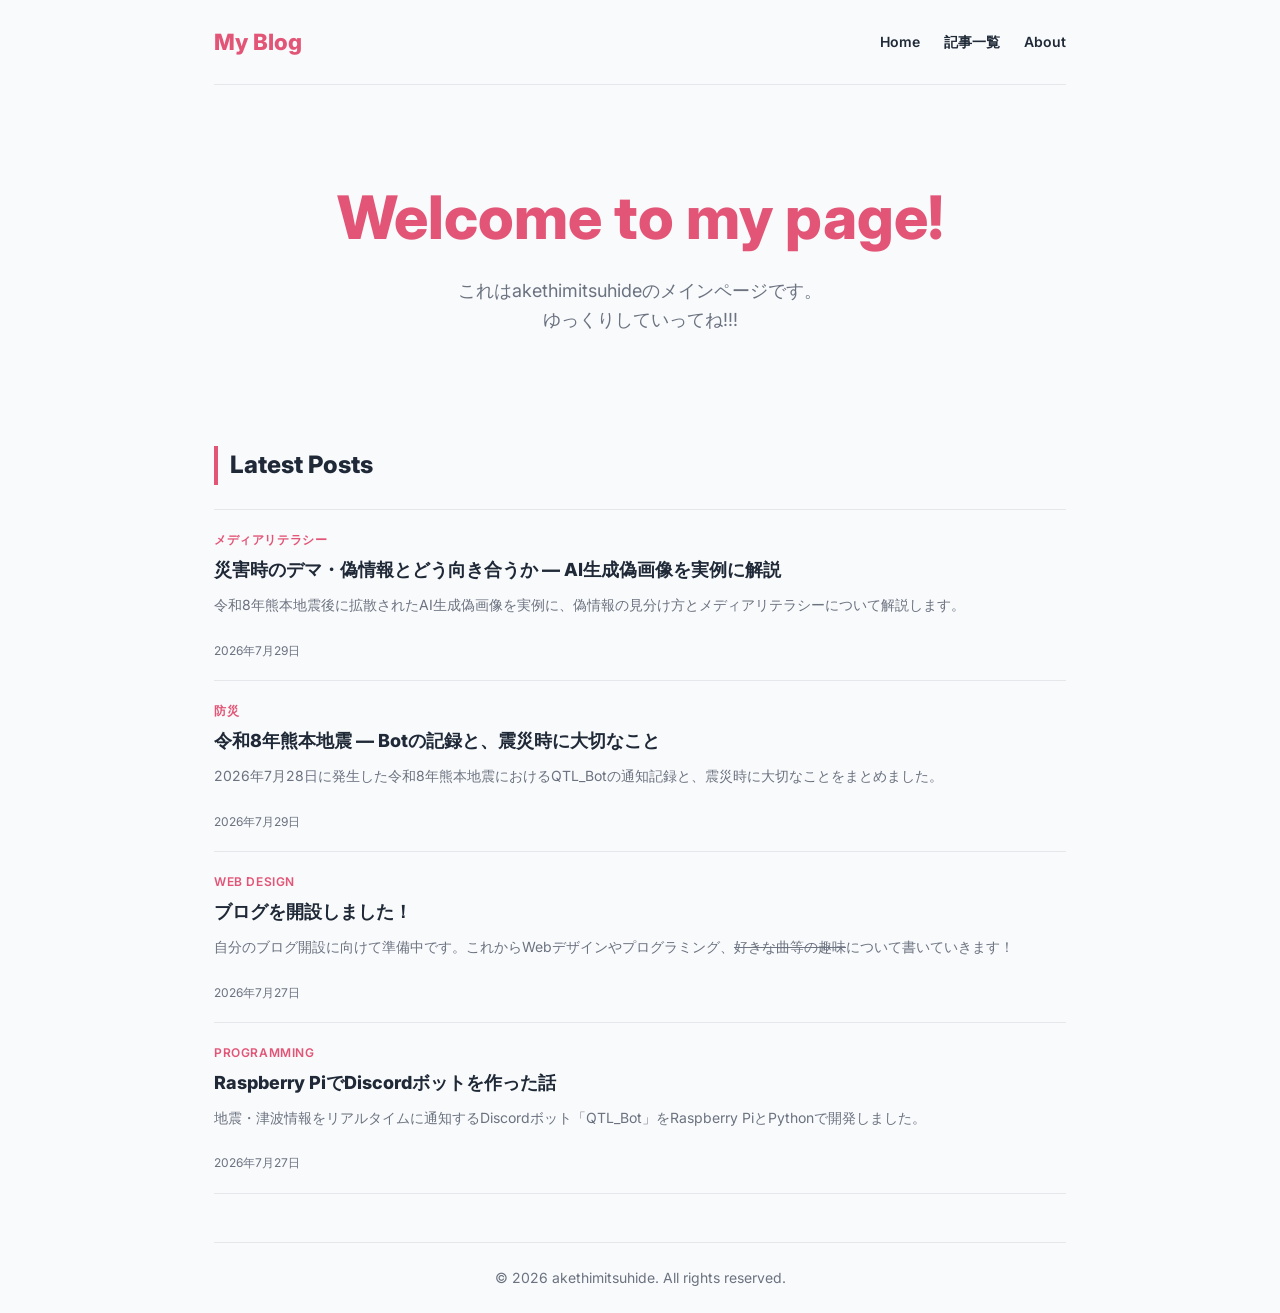
<file: index.html>
<!DOCTYPE html>
<html lang="ja">
<head>
    <meta charset="utf-8" />
    <meta name="viewport" content="width=device-width, initial-scale=1.0" />
    <link rel="stylesheet" href="index.css">
    <title>akethimitsuhide's Blog</title>

    <link rel="icon" href="favicon.ico" type="image/x-icon" />
    <meta name="description" content="これはakethimitsuhideのメインページです。ゆっくりしていってね!!! This is akethimitsuhide's main page. Stay awhile and relax!!!" />
    <meta property="og:title" content="akethimitsuhide's Blog" />
    <meta property="og:description" content="これはakethimitsuhideのメインページです。ゆっくりしていってね!!!" />
    <meta property="og:image" content="ogp.png" />
    <meta property="og:type" content="website" />
</head>
<body>
    <div class="container">
        <header class="site-header">
            <a href="index.html" class="site-title">My Blog</a>
            <nav class="site-nav">
                <a href="index.html">Home</a>
                <a href="ichiran.html">記事一覧</a>
                <a href="aboutme.html">About</a>
            </nav>
        </header>

        <main class="site-main">
            <section class="welcome-section">
                <h1 class="welcome-title">Welcome to my page!</h1>
                <p class="welcome-text">
                    これはakethimitsuhideのメインページです。<br>
                    ゆっくりしていってね!!!
                </p>
            </section>

            <section>
                <h2 class="section-title">Latest Posts</h2>
                <div class="posts-grid">

                    <article class="post-card">
                        <span class="post-category">メディアリテラシー</span>
                        <a href="media_literacy.html">
                            <h3 class="post-title">災害時のデマ・偽情報とどう向き合うか — AI生成偽画像を実例に解説</h3>
                        </a>
                        <p class="post-excerpt">
                            令和8年熊本地震後に拡散されたAI生成偽画像を実例に、偽情報の見分け方とメディアリテラシーについて解説します。
                        </p>
                        <time class="post-date" datetime="2026-07-29">2026年7月29日</time>
                    </article>

                    <article class="post-card">
                        <span class="post-category">防災</span>
                        <a href="kumamoto_quake.html">
                            <h3 class="post-title">令和8年熊本地震 — Botの記録と、震災時に大切なこと</h3>
                        </a>
                        <p class="post-excerpt">
                            2026年7月28日に発生した令和8年熊本地震におけるQTL_Botの通知記録と、震災時に大切なことをまとめました。
                        </p>
                        <time class="post-date" datetime="2026-07-29">2026年7月29日</time>
                    </article>

                    <article class="post-card">
                        <span class="post-category">Web Design</span>
                        <a href="burogu_kaisetsu.html">
                            <h3 class="post-title">ブログを開設しました！</h3>
                        </a>
                        <p class="post-excerpt">
                            自分のブログ開設に向けて準備中です。これからWebデザインやプログラミング、<s>好きな曲等の趣味</s>について書いていきます！
                        </p>
                        <time class="post-date" datetime="2026-07-27">2026年7月27日</time>
                    </article>

                    <article class="post-card">
                        <span class="post-category">Programming</span>
                        <a href="quake_bot.html">
                            <h3 class="post-title">Raspberry PiでDiscordボットを作った話</h3>
                        </a>
                        <p class="post-excerpt">
                            地震・津波情報をリアルタイムに通知するDiscordボット「QTL_Bot」をRaspberry PiとPythonで開発しました。
                        </p>
                        <time class="post-date" datetime="2026-07-27">2026年7月27日</time>
                    </article>

                </div>
            </section>
        </main>

        <footer class="site-footer">
            <p>&copy; 2026 akethimitsuhide. All rights reserved.</p>
        </footer>
    </div>
</body>
</html>
</file>
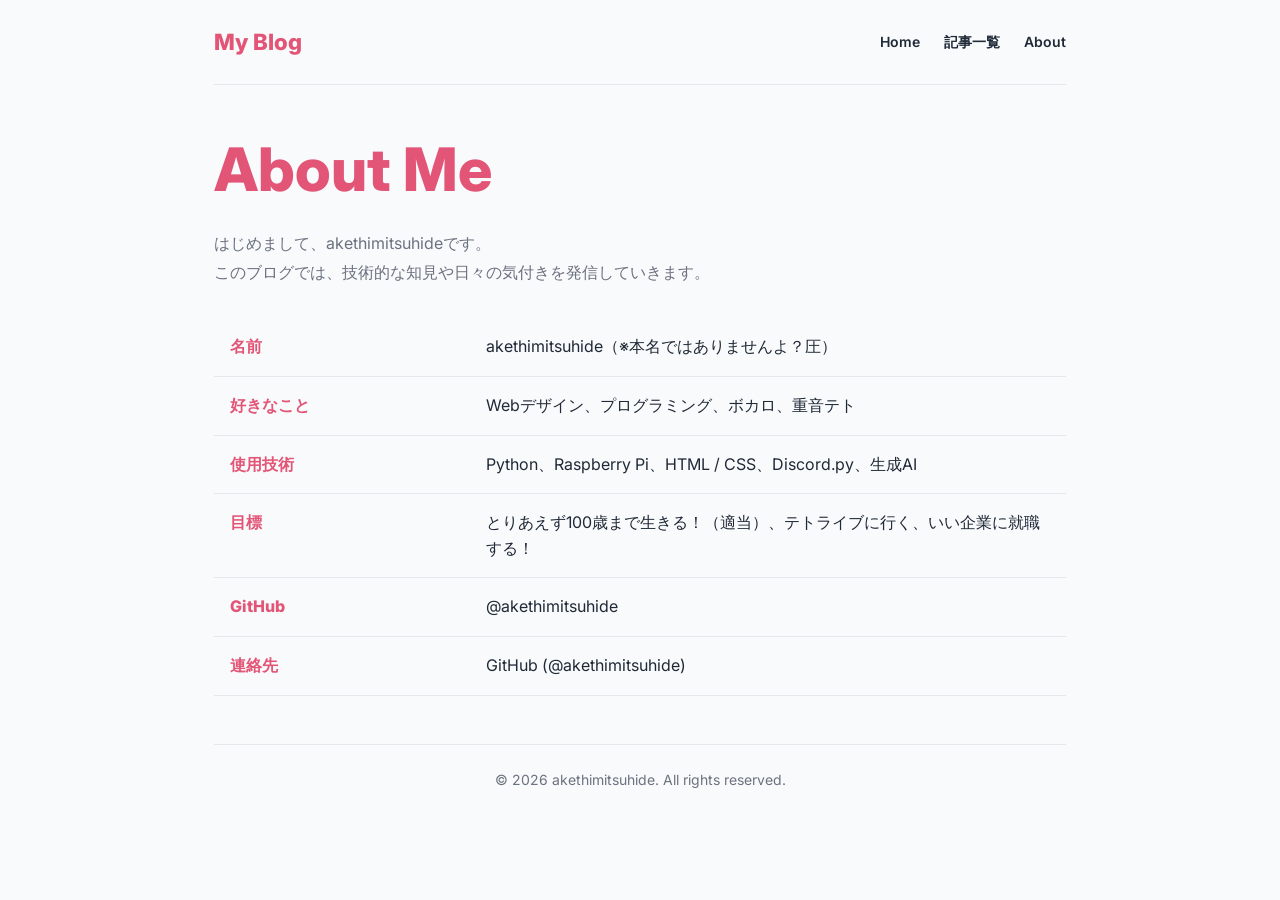
<file: aboutme.html>
<!DOCTYPE html>
<html lang="ja">
<head>
    <meta charset="utf-8" />
    <meta name="viewport" content="width=device-width, initial-scale=1.0" />
    <link rel="stylesheet" href="index.css">
    <link rel="icon" href="favicon.ico" type="image/x-icon" />
    <title>About | akethimitsuhide's Blog</title>
    <meta name="description" content="akethimitsuhideのプロフィールページです。" />
    <meta property="og:title" content="About | akethimitsuhide's Blog" />
    <meta property="og:description" content="akethimitsuhideのプロフィールページです。" />
    <meta property="og:image" content="ogp.png" />
    <meta property="og:type" content="website" />
</head>
<body>
    <div class="container">
        <header class="site-header">
            <a href="index.html" class="site-title">My Blog</a>
            <nav class="site-nav">
                <a href="index.html">Home</a>
                <a href="ichiran.html">記事一覧</a>
                <a href="aboutme.html">About</a>
            </nav>
        </header>

        <main class="site-main">
            <section class="about-section">
                <h1 class="welcome-title">About Me</h1>
                <p>
                    はじめまして、akethimitsuhideです。<br>
                    このブログでは、技術的な知見や日々の気付きを発信していきます。
                </p>

                <table class="about-table">
                    <tbody>
                        <tr>
                            <th>名前</th>
                            <td>akethimitsuhide（※本名ではありませんよ？圧）</td>
                        </tr>
                        <tr>
                            <th>好きなこと</th>
                            <td>Webデザイン、プログラミング、ボカロ、重音テト</td>
                        </tr>
                        <tr>
                            <th>使用技術</th>
                            <td>Python、Raspberry Pi、HTML / CSS、Discord.py、生成AI</td>
                        </tr>
                        <tr>
                            <th>目標</th>
                            <td>とりあえず100歳まで生きる！（適当）、テトライブに行く、いい企業に就職する！</td>
                        </tr>
                        <tr>
                            <th>GitHub</th>
                            <td>
                                <a href="https://github.com/akethimitsuhide" target="_blank" rel="noopener noreferrer">
                                    @akethimitsuhide
                                </a>
                            </td>
                        </tr>
                        <tr>
                            <th>連絡先</th>
                            <td>
                                <a href="https://github.com/akethimitsuhide" target="_blank" rel="noopener noreferrer">
                                    GitHub (@akethimitsuhide)
                                </a>
                            </td>
                        </tr>
                    </tbody>
                </table>
            </section>
        </main>

        <footer class="site-footer">
            <p>&copy; 2026 akethimitsuhide. All rights reserved.</p>
        </footer>
    </div>
</body>
</html>
</file>
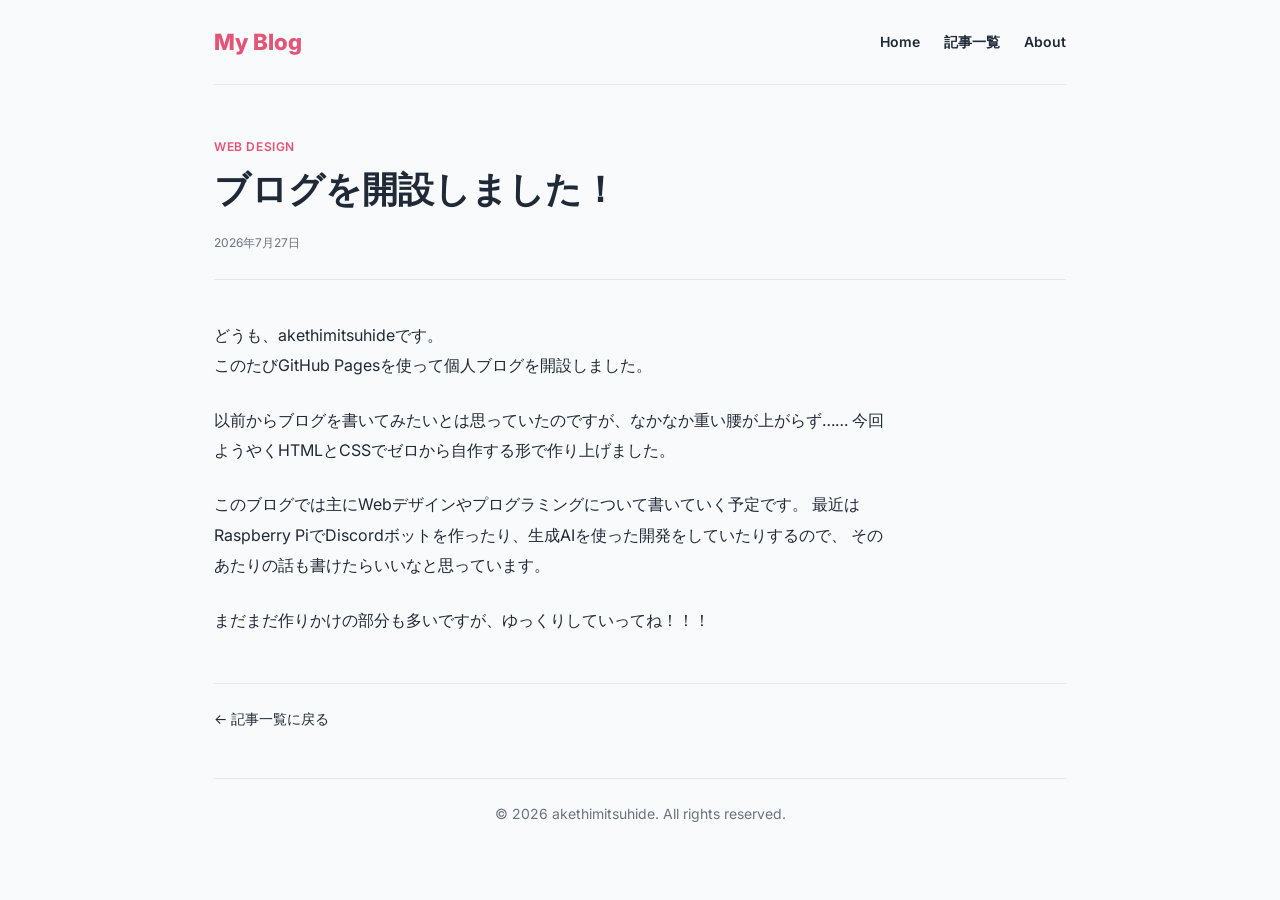
<file: burogu_kaisetsu.html>
<!DOCTYPE html>
<html lang="ja">
<head>
    <meta charset="utf-8" />
    <meta name="viewport" content="width=device-width, initial-scale=1.0" />
    <link rel="stylesheet" href="index.css">
    <link rel="icon" href="favicon.ico" type="image/x-icon" />
    <title>ブログを開設しました！ | akethimitsuhide's Blog</title>
    <meta name="description" content="akethimitsuhideのブログ開設記事です。" />
</head>
<body>
    <div class="container">
        <header class="site-header">
            <a href="index.html" class="site-title">My Blog</a>
            <nav class="site-nav">
                <a href="index.html">Home</a>
                <a href="ichiran.html">記事一覧</a>
                <a href="aboutme.html">About</a>
            </nav>
        </header>

        <main class="site-main">
            <article class="post-content">
                <header class="post-header">
                    <span class="post-category">Web Design</span>
                    <h1 class="post-title-full">ブログを開設しました！</h1>
                    <time class="post-date" datetime="2026-07-27">2026年7月27日</time>
                </header>

                <div class="post-body">
                    <p>
                        どうも、akethimitsuhideです。<br>
                        このたびGitHub Pagesを使って個人ブログを開設しました。
                    </p>
                    <p>
                        以前からブログを書いてみたいとは思っていたのですが、なかなか重い腰が上がらず……
                        今回ようやくHTMLとCSSでゼロから自作する形で作り上げました。
                    </p>
                    <p>
                        このブログでは主にWebデザインやプログラミングについて書いていく予定です。
                        最近はRaspberry PiでDiscordボットを作ったり、生成AIを使った開発をしていたりするので、
                        そのあたりの話も書けたらいいなと思っています。
                    </p>
                    <p>
                        まだまだ作りかけの部分も多いですが、ゆっくりしていってね！！！
                    </p>
                </div>

                <footer class="post-footer">
                    <a href="index.html">&larr; 記事一覧に戻る</a>
                </footer>
            </article>
        </main>

        <footer class="site-footer">
            <p>&copy; 2026 akethimitsuhide. All rights reserved.</p>
        </footer>
    </div>
</body>
</html>
</file>
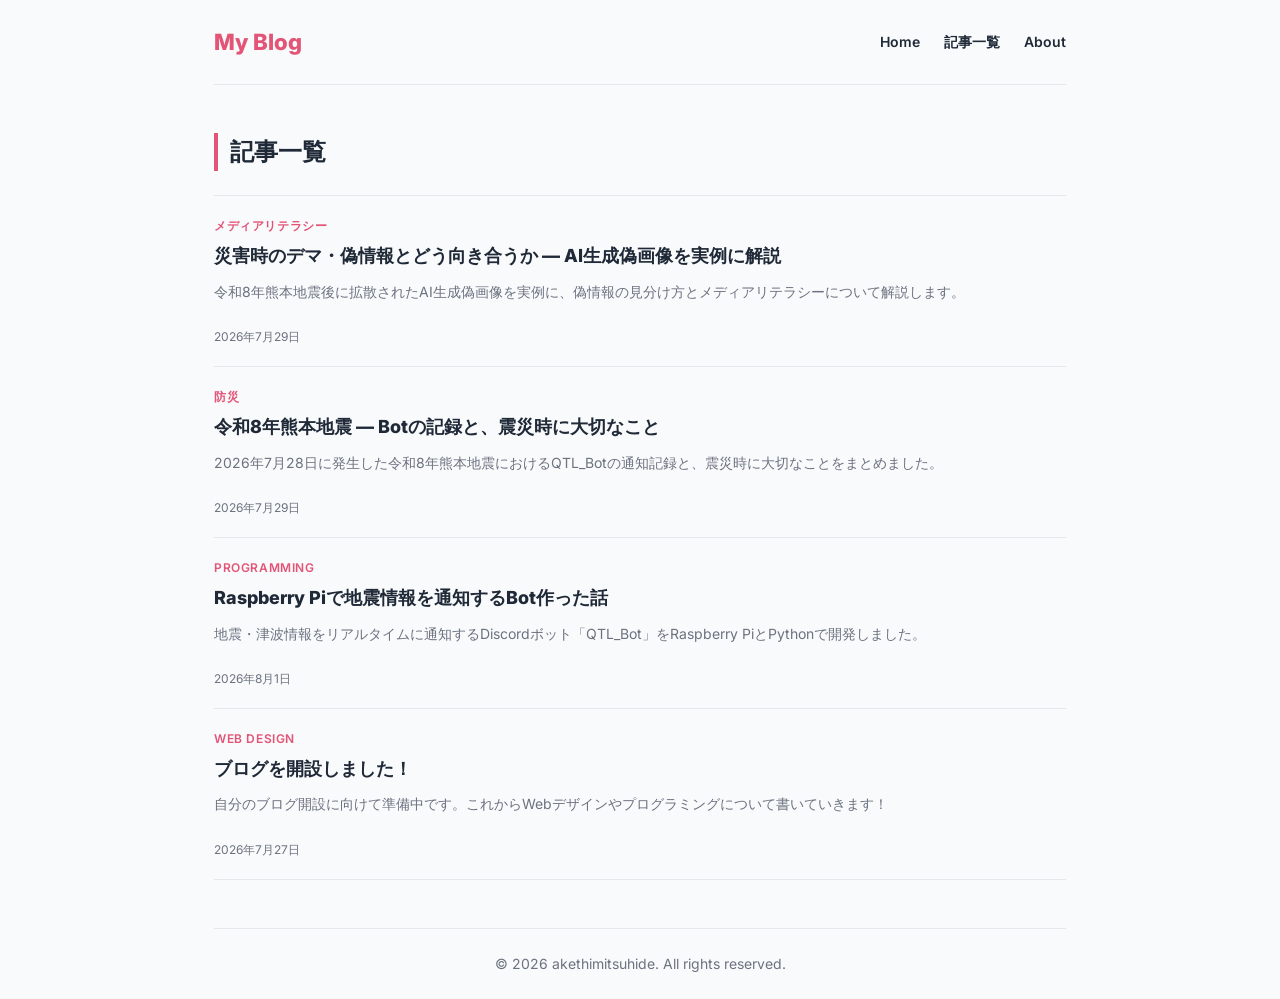
<file: ichiran.html>
<!DOCTYPE html>
<html lang="ja">
<head>
    <meta charset="utf-8" />
    <meta name="viewport" content="width=device-width, initial-scale=1.0" />
    <link rel="stylesheet" href="index.css">
    <link rel="icon" href="favicon.ico" type="image/x-icon" />
    <title>記事一覧 | akethimitsuhide's Blog</title>
    <meta name="description" content="akethimitsuhide's Blogの全記事一覧です。" />
    <meta property="og:title" content="記事一覧 | akethimitsuhide's Blog" />
    <meta property="og:description" content="akethimitsuhide's Blogの全記事一覧です。" />
    <meta property="og:image" content="ogp.png" />
    <meta property="og:type" content="website" />
</head>
<body>
    <div class="container">
        <header class="site-header">
            <a href="index.html" class="site-title">My Blog</a>
            <nav class="site-nav">
                <a href="index.html">Home</a>
                <a href="ichiran.html">記事一覧</a>
                <a href="aboutme.html">About</a>
            </nav>
        </header>

        <main class="site-main">
            <section>
                <h1 class="section-title">記事一覧</h1>
                <div class="posts-grid">

                    <article class="post-card">
                        <span class="post-category">メディアリテラシー</span>
                        <a href="media_literacy.html">
                            <h3 class="post-title">災害時のデマ・偽情報とどう向き合うか — AI生成偽画像を実例に解説</h3>
                        </a>
                        <p class="post-excerpt">
                            令和8年熊本地震後に拡散されたAI生成偽画像を実例に、偽情報の見分け方とメディアリテラシーについて解説します。
                        </p>
                        <time class="post-date" datetime="2026-07-29">2026年7月29日</time>
                    </article>

                    <article class="post-card">
                        <span class="post-category">防災</span>
                        <a href="kumamoto_quake.html">
                            <h3 class="post-title">令和8年熊本地震 — Botの記録と、震災時に大切なこと</h3>
                        </a>
                        <p class="post-excerpt">
                            2026年7月28日に発生した令和8年熊本地震におけるQTL_Botの通知記録と、震災時に大切なことをまとめました。
                        </p>
                        <time class="post-date" datetime="2026-07-29">2026年7月29日</time>
                    </article>

                    <article class="post-card">
                        <span class="post-category">Programming</span>
                        <a href="quake_bot.html">
                            <h3 class="post-title">Raspberry Piで地震情報を通知するBot作った話</h3>
                        </a>
                        <p class="post-excerpt">
                            地震・津波情報をリアルタイムに通知するDiscordボット「QTL_Bot」をRaspberry PiとPythonで開発しました。
                        </p>
                        <time class="post-date" datetime="2026-08-01">2026年8月1日</time>
                    </article>

                    <article class="post-card">
                        <span class="post-category">Web Design</span>
                        <a href="burogu_kaisetsu.html">
                            <h3 class="post-title">ブログを開設しました！</h3>
                        </a>
                        <p class="post-excerpt">
                            自分のブログ開設に向けて準備中です。これからWebデザインやプログラミングについて書いていきます！
                        </p>
                        <time class="post-date" datetime="2026-07-27">2026年7月27日</time>
                    </article>

                </div>
            </section>
        </main>

        <footer class="site-footer">
            <p>&copy; 2026 akethimitsuhide. All rights reserved.</p>
        </footer>
    </div>
</body>
</html>
</file>
<file: index.css>
@import url('https://fonts.googleapis.com/css2?family=Inter:wght@400;600;800&display=swap');

/* ===== グローバルリセット ===== */
*, *::before, *::after {
  margin: 0;
  padding: 0;
  box-sizing: border-box;
}

/* ===== ライトモード（デフォルト） ===== */
:root {
  --bg-color: #f9fafb;
  --text-color: #1f2937;
  --text-muted: #6b7280;
  --border-color: #e5e7eb;
  --primary-color: #e25577; /* ピンク色 */
  --hover-color: #007BFF;   /* 青色 */
}

/* ===== ダークモード ===== */
/* バグ修正: @media の {} が抜けていた・margin/padding/box-sizing は :root に書けない */
@media (prefers-color-scheme: dark) {
  :root {
    --bg-color: #111827;
    --text-color: #f3f4f6;
    --text-muted: #9ca3af;
    --border-color: #374151;
  }
}

/* ===== ベース ===== */
body {
  font-family: 'Inter', sans-serif;
  background-color: var(--bg-color);
  color: var(--text-color);
  line-height: 1.6;
  display: flex;
  flex-direction: column;
  min-height: 100vh;
}

a {
  color: inherit;
  text-decoration: none;
}

a:hover {
  color: var(--hover-color);
}

/* ===== レイアウト ===== */
.container {
  width: 100%;
  max-width: 900px;
  margin: 0 auto;
  padding: 0 1.5rem;
}

/* ===== ヘッダー ===== */
.site-header {
  display: flex;
  justify-content: space-between;
  align-items: center;
  padding: 1.5rem 0;
  border-bottom: 1px solid var(--border-color);
  gap: 1rem;
}

.site-title {
  font-size: 1.4rem;
  font-weight: 800;
  color: var(--primary-color);
  white-space: nowrap;
}

.site-nav {
  display: flex;
  gap: 1.5rem;
  font-size: 0.875rem;
  font-weight: 600;
  flex-wrap: wrap;
}

/* ===== メインコンテンツ ===== */
.site-main {
  flex-grow: 1;
  padding: 3rem 0;
}

/* ===== Welcome Section ===== */
.welcome-section {
  text-align: center;
  margin-bottom: 4rem;
  padding: 3rem 0;
}

.welcome-title {
  font-size: clamp(2rem, 5vw, 3.75rem);
  font-weight: 800;
  color: var(--primary-color);
  margin-bottom: 1.5rem;
  line-height: 1.2;
}

.welcome-text {
  font-size: 1.125rem;
  color: var(--text-muted);
  max-width: 600px;
  margin: 0 auto;
}

/* ===== セクションタイトル ===== */
.section-title {
  font-size: 1.5rem;
  font-weight: 800;
  margin-bottom: 1.5rem;
  border-left: 4px solid var(--primary-color);
  padding-left: 0.75rem;
}

/* ===== 記事グリッド ===== */
.posts-grid {
  display: flex;
  flex-direction: column;
  border-top: 1px solid var(--border-color);
}

/* ===== 記事カード ===== */
.post-card {
  display: flex;
  flex-direction: column;
  padding: 1.25rem 0;
  border-bottom: 1px solid var(--border-color);
}

.post-category {
  font-size: 0.75rem;
  font-weight: 600;
  text-transform: uppercase;
  letter-spacing: 0.05em;
  margin-bottom: 0.5rem;
  color: var(--primary-color);
}

.post-title {
  font-size: 1.125rem;
  font-weight: 800;
  margin-bottom: 0.75rem;
  line-height: 1.4;
}

.post-title:hover {
  color: var(--hover-color);
}

.post-excerpt {
  font-size: 0.875rem;
  color: var(--text-muted);
  margin-bottom: 1rem;
  flex-grow: 1;
  display: -webkit-box;
  -webkit-line-clamp: 3;
  line-clamp: 3;
  -webkit-box-orient: vertical;
  overflow: hidden;
}

.post-date {
  font-size: 0.75rem;
  color: var(--text-muted);
  margin-top: 0.5rem;
}

/* ===== About セクション ===== */
.about-section p {
  color: var(--text-muted);
  margin-bottom: 1rem;
  font-size: 1rem;
  line-height: 1.8;
}

.about-table {
  width: 100%;
  margin-top: 2rem;
  border-collapse: collapse;
}

.about-table th,
.about-table td {
  text-align: left;
  padding: 1rem;
  border-bottom: 1px solid var(--border-color);
  vertical-align: top;
}

.about-table th {
  font-weight: 800;
  width: 30%;
  color: var(--primary-color);
  white-space: nowrap;
}

/* モバイルではテーブルをスタック表示 */
@media (max-width: 480px) {
  .about-table,
  .about-table tbody,
  .about-table tr,
  .about-table th,
  .about-table td {
    display: block;
    width: 100%;
  }

  .about-table th {
    padding-bottom: 0.25rem;
    border-bottom: none;
  }

  .about-table td {
    padding-top: 0.25rem;
  }
}

/* ===== 記事ページ ===== */
.post-header {
  margin-bottom: 2.5rem;
  padding-bottom: 1.5rem;
  border-bottom: 1px solid var(--border-color);
}

.post-title-full {
  font-size: clamp(1.5rem, 4vw, 2.25rem);
  font-weight: 800;
  line-height: 1.3;
  margin: 0.5rem 0 1rem;
}

.post-body {
  font-size: 1rem;
  line-height: 1.9;
  max-width: 680px;
}

.post-body p {
  margin-bottom: 1.5rem;
}

.post-section-title {
  font-size: 1.2rem;
  font-weight: 800;
  margin: 2.5rem 0 1rem;
  padding-left: 0.75rem;
  border-left: 4px solid var(--primary-color);
}

/* 強調したい一文に使うクラス（旧 .bigger） */
.post-highlight {
  font-size: 1.15rem;
  font-weight: 600;
  color: var(--primary-color);
  margin: 1.25rem 0;
}

.post-footer {
  margin-top: 3rem;
  padding-top: 1.5rem;
  border-top: 1px solid var(--border-color);
  font-size: 0.875rem;
}

/* ===== 記事内画像 ===== */
.post-images {
  display: flex;
  flex-wrap: wrap;
  gap: 0.5rem;
  margin: 1.5rem 0;
}

.post-img {
  height: 180px;
  width: auto;
  max-width: 100%;
  border-radius: 0.375rem;
  display: block;
}

@media (max-width: 480px) {
  .post-img {
    height: 120px;
  }
}

.post-subsection-title {
  font-size: 1rem;
  font-weight: 800;
  margin: 2rem 0 0.75rem;
  color: var(--text-color);
}

.post-list {
  padding-left: 1.5rem;
  margin: 1rem 0 1.5rem;
  display: flex;
  flex-direction: column;
  gap: 0.4rem;
}

.post-list li {
  font-size: 0.95rem;
  line-height: 1.6;
}

.post-body code {
  font-family: monospace;
  font-size: 0.9em;
  background-color: var(--border-color);
  padding: 0.1em 0.4em;
  border-radius: 0.25rem;
}

/* ===== ライトボックス ===== */
.lightbox-overlay {
  display: none;
  position: fixed;
  inset: 0;
  background: rgba(0, 0, 0, 0.85);
  z-index: 1000;
  cursor: pointer;
  align-items: center;
  justify-content: center;
}

.lightbox-overlay.open {
  display: flex;
}

.lightbox-img {
  max-width: 90vw;
  max-height: 90vh;
  border-radius: 0.5rem;
  cursor: default;
}

.lightbox-close {
  position: fixed;
  top: 1.25rem;
  right: 1.5rem;
  color: #fff;
  font-size: 2rem;
  line-height: 1;
  cursor: pointer;
  user-select: none;
}

/* ===== フッター ===== */
.site-footer {
  text-align: center;
  padding: 1.5rem 0;
  font-size: 0.875rem;
  color: var(--text-muted);
  border-top: 1px solid var(--border-color);
}
</file>
